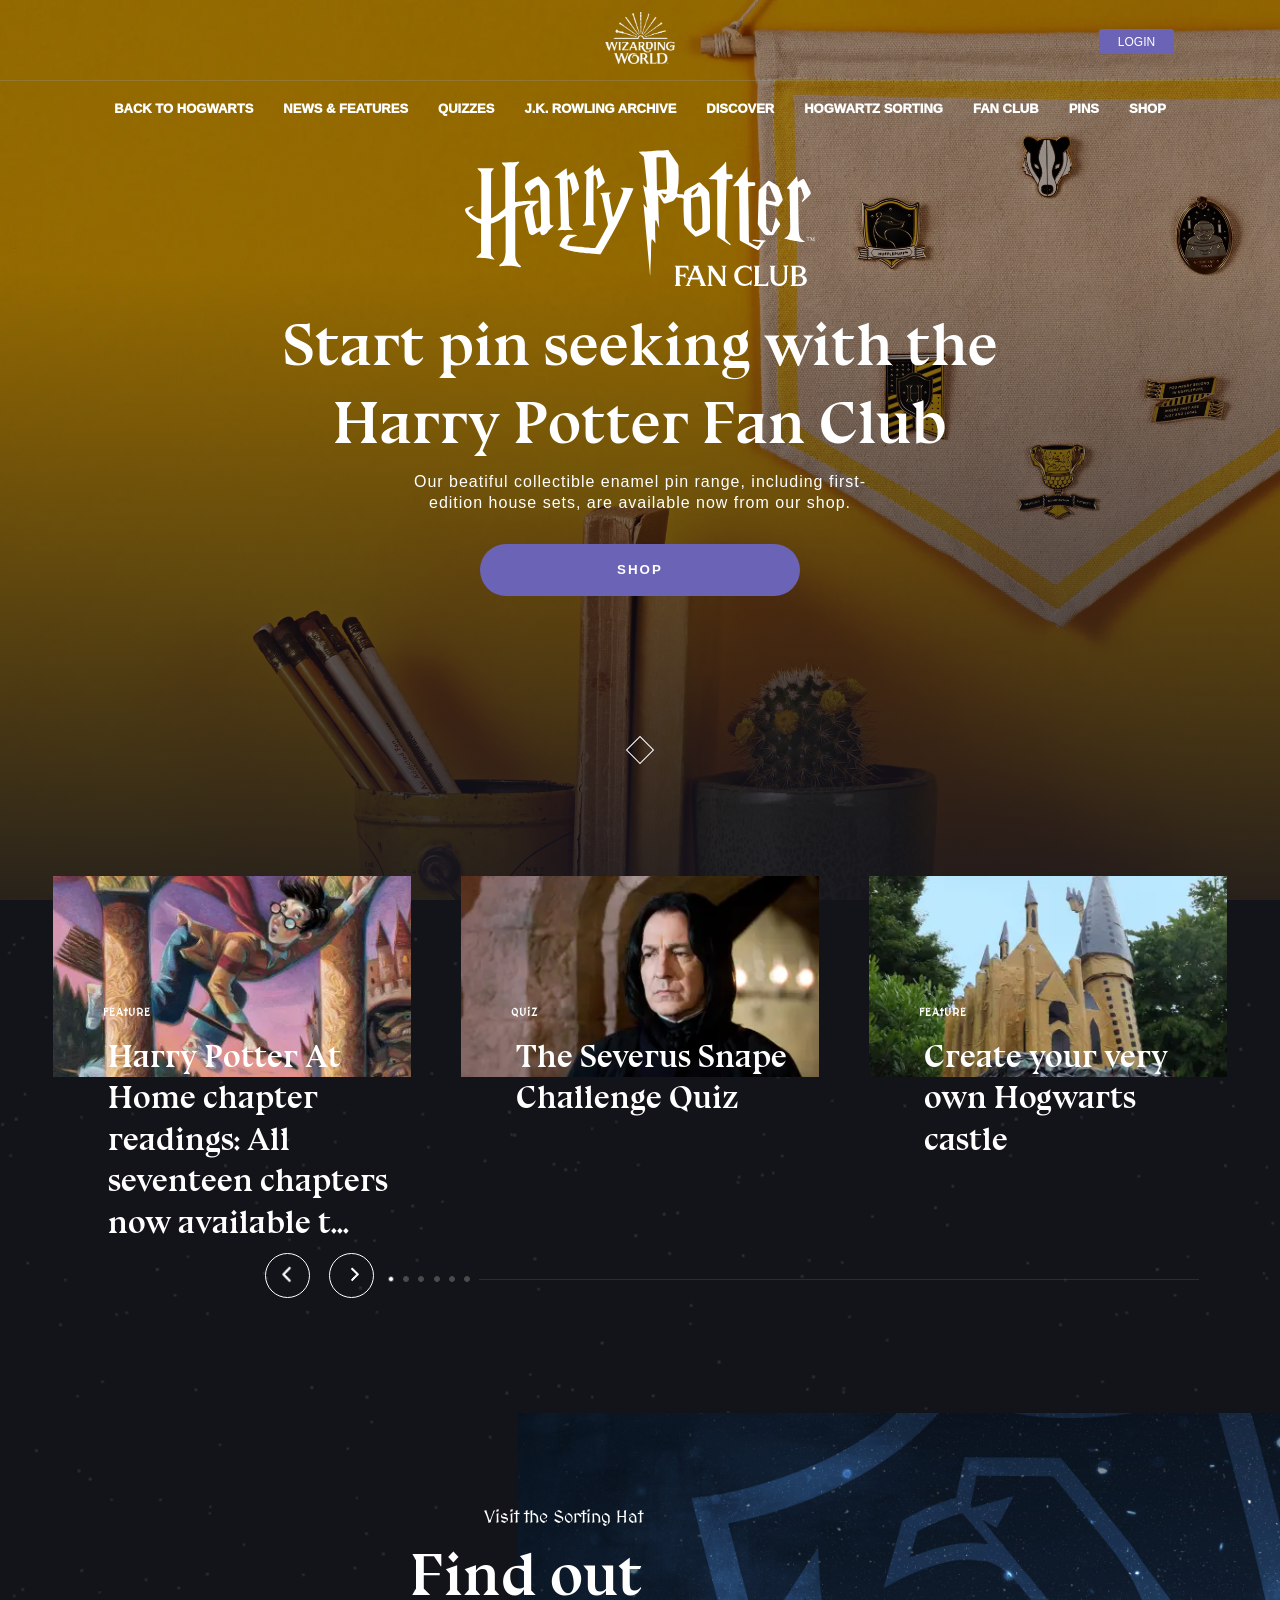
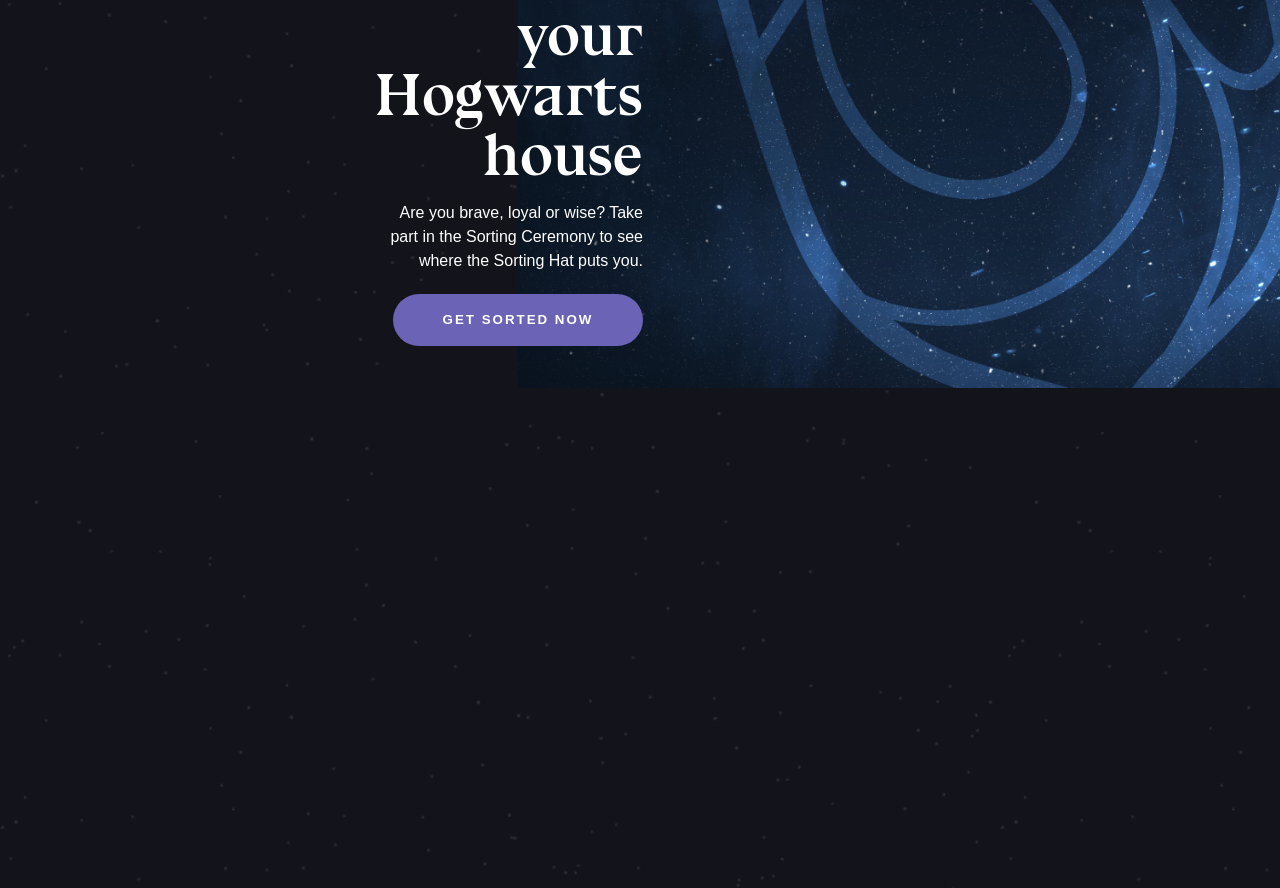
<file: index.html>
<!DOCTYPE html>
<html lang="en">
<head>
    <meta charset="UTF-8">
    <meta name="viewport" content="width=device-width, initial-scale=1.0">
    <link rel="icon" href="./assets/tabIcon.png">
    <link rel="stylesheet" href="staticLayout.css">

    <title>Wizarding World -- the official home of Harry Potter</title>
    
</head>
<body>
    <header>
        <div class="topThing">
            <a href="https://www.wizardingworld.com/"><img src="./assets/wwicon.png" alt=""></a>
            <a href="https://my.wizardingworld.com/login"><button id="login">LOGIN</button></a>
            
        </div>
        <div class="bottomThing">
            <nav>
                <a href="https://www.wizardingworld.com/collections/back-to-hogwarts">BACK TO HOGWARTS</a>
                <a href="https://www.wizardingworld.com/news">NEWS & FEATURES</a>
                <a href="https://www.wizardingworld.com/quiz">QUIZZES</a>
                <a href="https://www.wizardingworld.com/writing-by-jk-rowling">J.K. ROWLING ARCHIVE</a>
                <a href="https://www.wizardingworld.com/discover/books">DISCOVER</a>
                <a href="https://my.wizardingworld.com/login">HOGWARTZ SORTING</a>
                <a href="https://www.wizardingworld.com/harry-potter-fan-club">FAN CLUB</a>
                <a href="https://www.wizardingworld.com/collections/harry-potter-pins">PINS</a>
                <a href="https://shop.wizardingworld.com/">SHOP</a>
            </nav>
        </div>
    </header>


        <div class="container">
            <div class="innerBox">
                <img id="fanClub" src="./assets/hpFanClub.svg" alt="">
                <p id="bluuNext">Start pin seeking with the Harry Potter Fan Club</p>
                <p id="pins">Our beatiful collectible enamel pin range, including first-edition house sets, are available now from our shop.</p>
                <a href="https://shop.wizardingworld.com/collections/pin-programme?utm_source=wwd_web&utm_medium=hero&utm_campaign=Pins-shop">
                    <button>SHOP</button>
                </a>
            </div>
        </div>
        <div class="container2">
            <div class="movingDiamonds">
                <div id="diamondOne"></div>
                <div id="diamondTwo"></div>
                <div id="diamondThree"></div>
            </div>

            <div class="slideMenu">

                <style>
                    @import url('https://fonts.googleapis.com/css2?family=MedievalSharp&display=swap');
                </style>

                <div class="menuLink" id="linkOne">
                    <a href="https://www.wizardingworld.com/features/harry-potter-at-home-chapter-readings-all-seventeen-chapters-now-available"><img src="./assets/harry-mary-grandpre-cover.webp" alt=""><p>FEAtURE</p></a>
                    <p class="linkDescription">Harry Potter At Home chapter readings: All seventeen chapters now available t...</p>
                </div>
                <div class="menuLink" id="linkTwo">
                    <a href="https://www.wizardingworld.com/quiz/the-severus-snape-challenge-quiz"><img src="./assets/SeverusSnape_WB_F5_SeverusSnapeHeadshotCloseUp_Still_080615_Land.webp" alt=""><p>QUiZ</p></a>
                    <p class="linkDescription">The Severus Snape Challenge Quiz</p>
                </div>
                <div class="menuLink" id="linkThree">
                    <a href="https://www.wizardingworld.com/features/create-your-very-own-hogwarts-castle"><img src="./assets/Make-it-Magic_Hogwarts-Castle__1_.webp" alt=""><p>FEAtURE</p></a>
                    <p class="linkDescription">Create your very own Hogwarts castle</p>
                </div>
            </div>
            </div>
            <div class="slideControls">
                <div class="circle" id="circleLeft"><img src="./assets/leftArrow.png" alt="" id="leftArrow"></div>
                <div class="circle" id="circleRight"><img src="./assets/rightArrow.png" alt="" id="rightArrow"></div>
                <div class="dot" id="dotOne"></div>
                <div class="dot" id="dotTwo"></div>
                <div class="dot" id="dotThree"></div>
                <div class="dot" id="dotFour"></div>
                <div class="dot" id="dotFive"></div>
                <div class="dot" id="dotSix"></div>
                <div id="line"></div>
                <div id="empty"></div>
            </div>
        </div>

        <div class="backToHogwarts">
                <div class="backToHogwartsImg">
                    <div class="tint"></div>
                    <img src="./assets/Discover-Your-House_Ravenclaw.jpg" alt="">
                </div>
            <div class="backToHogwartsText">
                <p id="medText">Visit the Sorting Hat</p>
                <p id="bluuText">Find out your Hogwarts house</p>
                <p id="poppinsText">Are you brave, loyal or wise? Take part in the Sorting Ceremony to see where the Sorting Hat puts you.</p>
                <a href="https://my.wizardingworld.com/register/age-gate"><button id="livestreamButton">GET SORTED NOW</button></a>
            </div>
        </div>
</body>
</html>
</file>
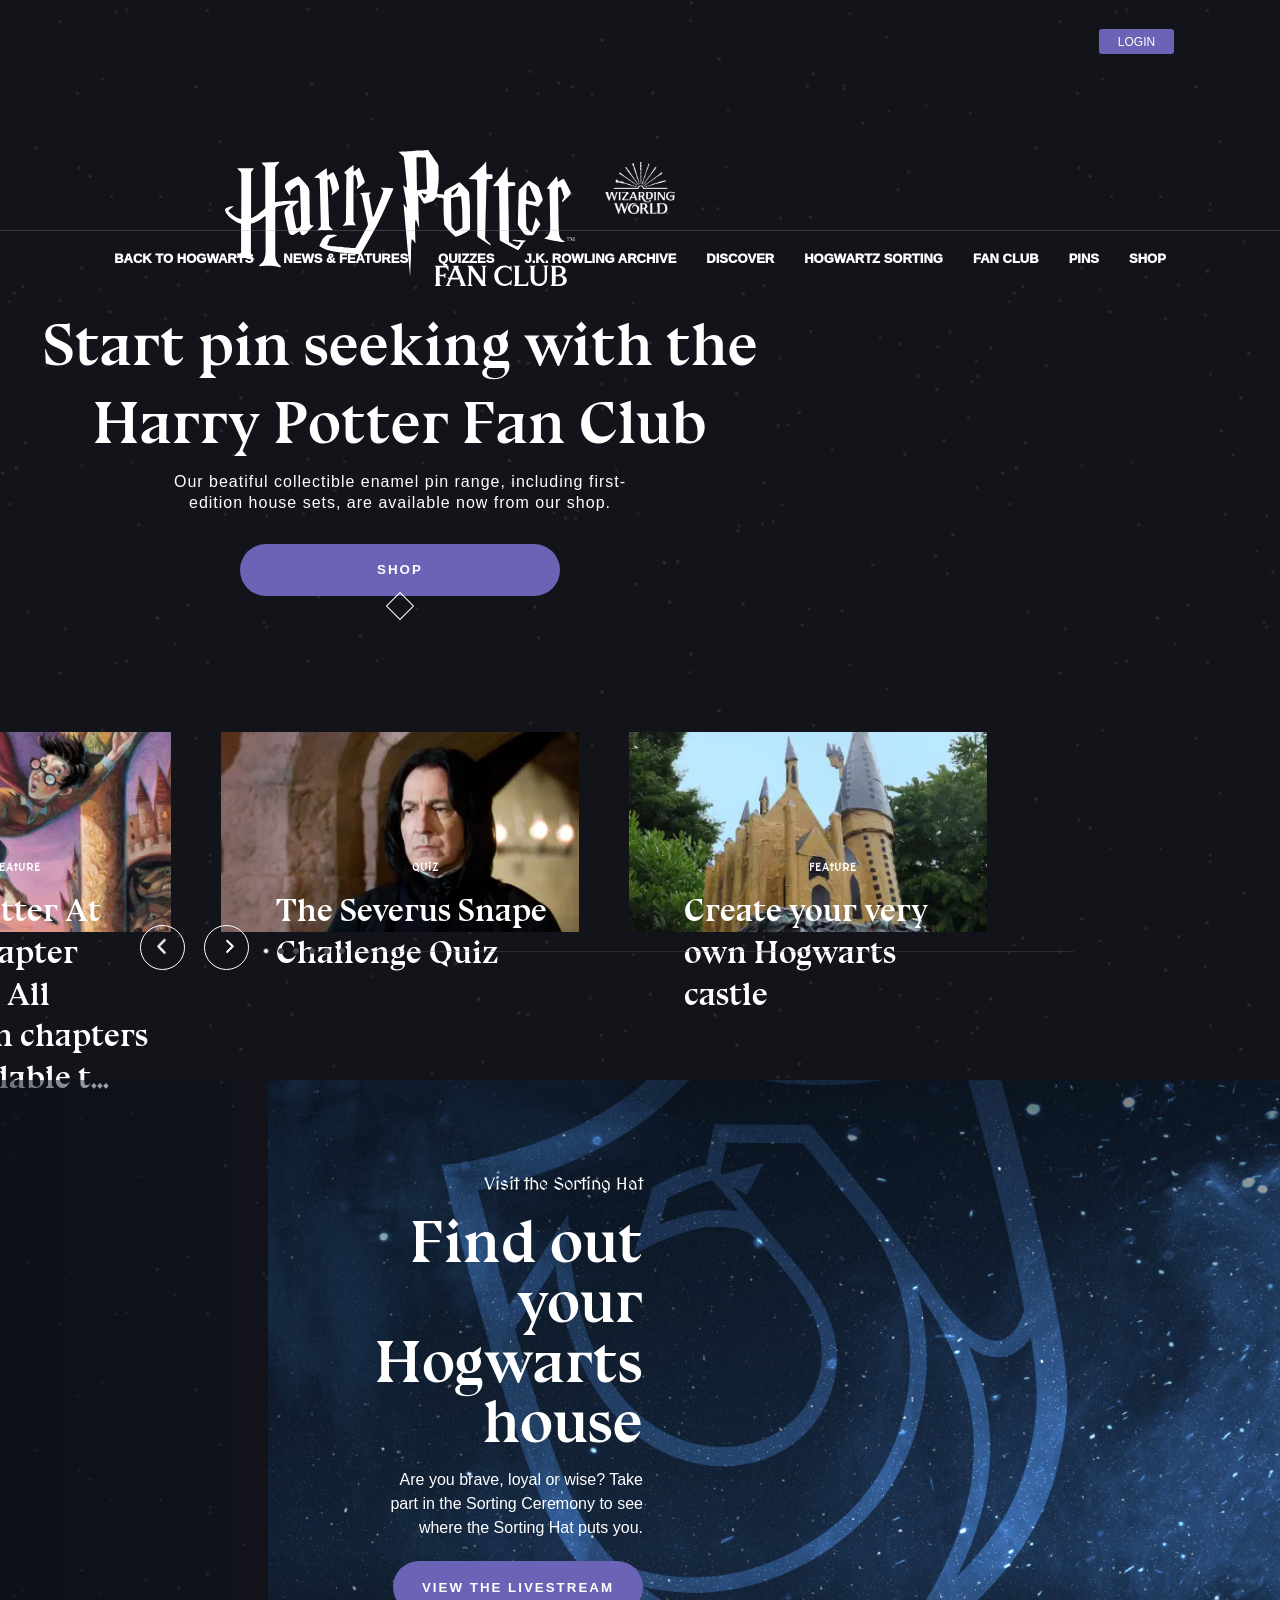
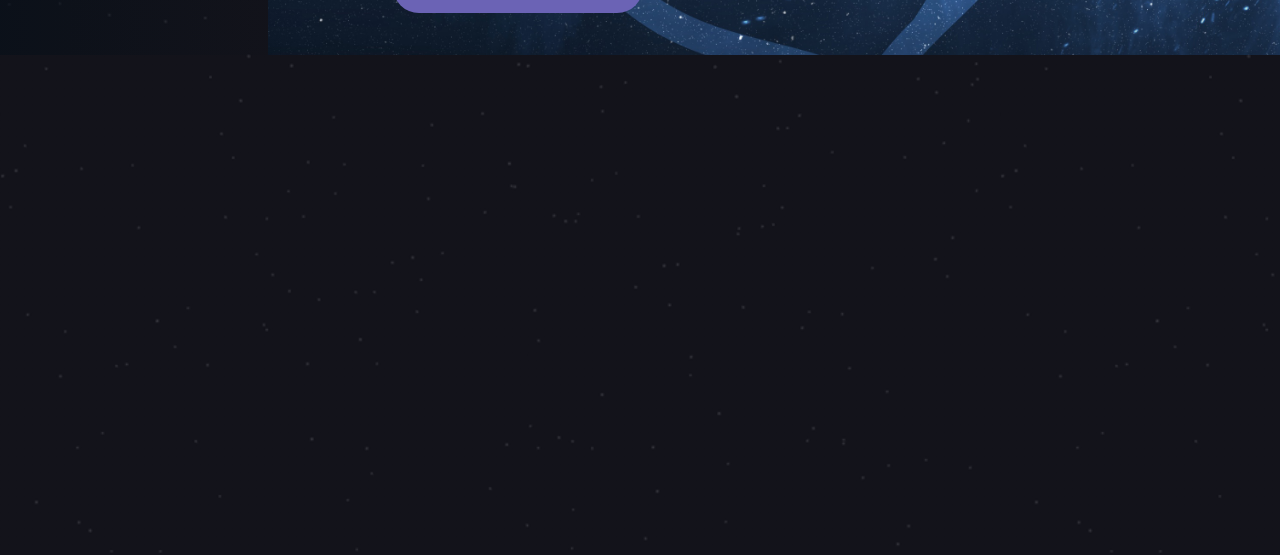
<file: staticLayout.html>
<!DOCTYPE html>
<html lang="en">
<head>
    <meta charset="UTF-8">
    <meta name="viewport" content="width=device-width, initial-scale=1.0">
    <link rel="icon" href="./assets/tabIcon.png">
    <link rel="stylesheet" href="staticLayout.css">

    <title>Wizarding World -- the official home of Harry Potter</title>
    
</head>
<body>
    <header>
        <div class="topThing">
            <a href="https://www.wizardingworld.com/"><img src="./assets/wwicon.png" alt=""></a>
            <a href="https://my.wizardingworld.com/login"><button id="login">LOGIN</button></a>
            
        </div>
        <div class="bottomThing">
            <nav>
                <a href="https://www.wizardingworld.com/collections/back-to-hogwarts">BACK TO HOGWARTS</a>
                <a href="https://www.wizardingworld.com/news">NEWS & FEATURES</a>
                <a href="https://www.wizardingworld.com/quiz">QUIZZES</a>
                <a href="https://www.wizardingworld.com/writing-by-jk-rowling">J.K. ROWLING ARCHIVE</a>
                <a href="https://www.wizardingworld.com/discover/books">DISCOVER</a>
                <a href="https://my.wizardingworld.com/login">HOGWARTZ SORTING</a>
                <a href="https://www.wizardingworld.com/harry-potter-fan-club">FAN CLUB</a>
                <a href="https://www.wizardingworld.com/collections/harry-potter-pins">PINS</a>
                <a href="https://shop.wizardingworld.com/">SHOP</a>
            </nav>
        </div>
    </header>

    <div class="wrapper">

        <div class="innerBox">
            <img id="fanClub" src="./assets/hpFanClub.svg" alt="">
            <p id="bluuNext">Start pin seeking with the Harry Potter Fan Club</p>
            <p id="pins">Our beatiful collectible enamel pin range, including first-edition house sets, are available now from our shop.</p>
            <a href="https://shop.wizardingworld.com/collections/pin-programme?utm_source=wwd_web&utm_medium=hero&utm_campaign=Pins-shop">
                <button>SHOP</button>
            </a>

            <div class="movingDiamonds">
                <div id="diamondOne"></div>
                <div id="diamondTwo"></div>
                <div id="diamondThree"></div>
            </div>

            <div class="slideMenu">

                <style>
                    @import url('https://fonts.googleapis.com/css2?family=MedievalSharp&display=swap');
                </style>

                <div class="menuLink" id="linkOne">
                    <a href="https://www.wizardingworld.com/features/harry-potter-at-home-chapter-readings-all-seventeen-chapters-now-available"><img src="./assets/harry-mary-grandpre-cover.webp" alt=""><p>FEAtURE</p></a>
                    <p class="linkDescription">Harry Potter At Home chapter readings: All seventeen chapters now available t...</p>
                </div>
                <div class="menuLink" id="linkTwo">
                    <a href="https://www.wizardingworld.com/features/harry-potter-at-home-chapter-readings-all-seventeen-chapters-now-available"><img src="./assets/SeverusSnape_WB_F5_SeverusSnapeHeadshotCloseUp_Still_080615_Land.webp" alt=""><p>QUiZ</p></a>
                    <p class="linkDescription">The Severus Snape Challenge Quiz</p>
                </div>
                <div class="menuLink" id="linkThree">
                    <a href="https://www.wizardingworld.com/features/harry-potter-at-home-chapter-readings-all-seventeen-chapters-now-available"><img src="./assets/Make-it-Magic_Hogwarts-Castle__1_.webp" alt=""><p>FEAtURE</p></a>
                    <p class="linkDescription">Create your very own Hogwarts castle</p>
                </div>

            </div>
            <div class="slideControls">
                <div class="circle" id="circleLeft"><img src="./assets/leftArrow.png" alt="" id="leftArrow"></div>
                <div class="circle" id="circleRight"><img src="./assets/rightArrow.png" alt="" id="rightArrow"></div>
                <div class="dot" id="dotOne"></div>
                <div class="dot" id="dotTwo"></div>
                <div class="dot" id="dotThree"></div>
                <div class="dot" id="dotFour"></div>
                <div class="dot" id="dotFive"></div>
                <div class="dot" id="dotSix"></div>
                <div id="line"></div>
                <div id="empty"></div>
            </div>
        </div>

        <div class="backToHogwarts">

                <img src="./assets/Discover-Your-House_Ravenclaw.jpg" alt="">
                <div class="tint"></div>
            <div class="backToHogwartsText">
                <p id="medText">Visit the Sorting Hat</p>
                <p id="bluuText">Find out your Hogwarts house</p>
                <p id="poppinsText">Are you brave, loyal or wise? Take part in the Sorting Ceremony to see where the Sorting Hat puts you.</p>
                <a href="https://www.wizardingworld.com/news/all-the-action-from-back-to-hogwarts-2020"><button id="livestreamButton">VIEW THE LIVESTREAM</button></a>
            </div>
        </div>
        <div class="bottomSpace"></div>
    </div>
</body>
</html>
</file>
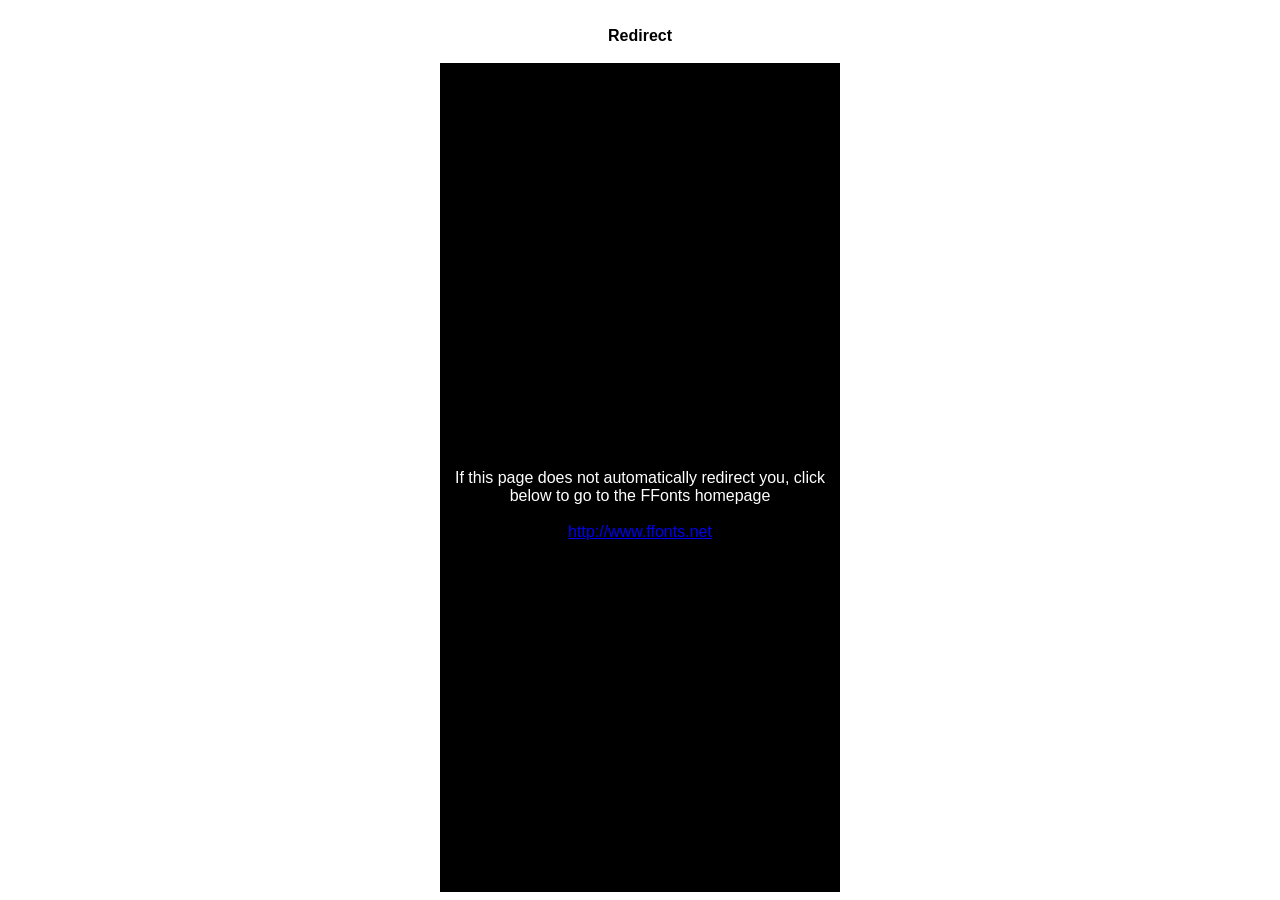
<file: assets/ffonts.net.htm>
<HTML>
<HEAD>
<TITLE>FFonts - Redirect</TITLE>
<meta http-equiv="refresh" content="1;url=http://www.ffonts.net">
<script language="javascript">
<!-- 
//location.replace("http://www.ffonts.net");
-->
</script>
</HEAD>

<BODY >
<CENTER>
<TABLE WIDTH="400" HEIGHT="100%" BORDER="0" CELLPADDING="0" CELLSPACING="0">
<TR><TD WIDTH="100%" HEIGHT="20" ALIGN="CENTER" VALIGN="LEFT" BGCOLOR="#FFFFFF"><FONT FACE="Arial, Sans Serif, Verdana" SIZE=3 COLOR="#000000"><B>Redirect</B></FONT></TD></TR>
<TR><TD WIDTH="100%" HEIGHT="300" ALIGN="CENTER" VALIGN="LEFT" BGCOLOR="#000000"><BR><BR><BR>
<FONT FACE="Arial, Sans Serif, Verdana" SIZE=3 COLOR="#FFFFFF">If this page does not automatically redirect you, click below to go to the FFonts homepage</FONT>
<BR><BR>
<FONT FACE="Arial, Sans Serif, Verdana" SIZE=3 COLOR="#FFFFFF"><A HREF="http://www.ffonts.net" TARGET="_top">http://www.ffonts.net</A>
</TD></TR>
</TD></TR>
</TABLE>
</CENTER>
</BODY>
</HTML>
</file>
<file: staticLayout.css>
@font-face {
    font-family: 'BluuNext';
    src: url("./assets/Fonts/webfonts/bluunext-bold-webfont.woff") format("woff");
    } 

@font-face {
    font-family: 'MedievalSharp';
    src: url("./assets/Fonts/webfonts/MedievalSharp-Regular.ttf") format("ttf");
    } 


body {
    margin: 0;
    background: linear-gradient(
        rgba(20, 20, 30, 0.75), 
        rgba(20, 20, 30, 0.75)
    ),
    url("./assets/simple-starfield.png");
    background-size: 1000px;
    background-repeat: repeat;
}

*button:focus, *button:active{
    outline: none;
    -moz-outline-style: none;

}

*a:focus, *a:active{
    outline: none;
    -moz-outline-style: none;

}

/* *********** header css *********** */
header {
    position: fixed;
    width: 100%;
    z-index: 100;
}

.topThing {
    display: flex;
    justify-content: center;
    height: 80px;
    background-color: #24243600;
    transition: 0.5s;
}

.bottomThing {
    background-color: #0b0c1100;
    border-top: .5px solid rgba(153, 153, 153, 0.3);
    transition: .5s;
}

header:hover .topThing {
    background-color: #242436FF;
}

header:hover .bottomThing {
    background-color: #0b0c11FF;

}

.topThing a{
    position: relative;
    height: 0px; 
    top: 12px;
}

.topThing a img {
    margin: 0;
    padding: 0;
}

 #login{
    position: fixed;
    height: 25px;
    width: 75px;
    right: 106px;
    top: 29px;
    color: white;
    background-color: #6b63b5;
    border: none;
    border-radius: 3px;
    font-size: 12px;
    cursor: pointer;
    outline: none;
    transition: .3s;
}

#login:hover {
    background-color: #4b4783;
}

.topThing a img {
    height: 52px;
    width: 70px;
}

nav {
    display: flex;
    justify-content: center;
}

nav a{
    color: white;
    margin: 20px 15px 20px 15px;
    font-family: 'Poppins', sans-serif;
    font-weight: 1000;
    font-size: 13px;
    text-decoration: none;
    padding-bottom: 5px;
}

nav a:hover {
   border-bottom: 1px solid #867ce4;
}

/* *********** MAIN *********** */

.container {
    display: flex;
    flex-direction: column;
    align-items: center;
    height: 100vh;
    background: linear-gradient(
        rgba(0, 0, 0, 0.35) 30%, 
        rgba(20, 20, 30, 0.90)
    ),
    url("./assets/topBackground2.webp");
    margin-bottom: 0px;
    background-size: cover;
    animation: zoomIn 3s;
    -webkit-animation: zoomIn 5s;
}


@keyframes zoomIn {
    0% {
        transform: scale(1.1, 1.1);
    }
    100% {
        transform: scale(1, 1);
    }
}

.innerBox {
    display: flex;
    flex-direction: column;
    align-items: center;
    height: 1000px;
    width: 800px;
    margin-top: 150px;
    position: relative;
    opacity: 1;
    animation: fadeIn ease 3s;
    -webkit-animation: fadeIn ease 3s;
}

@keyframes fadeIn {
    0% {opacity: 0;}
    50% {opacity: 0;}
    100% {opacity: 1;}
}

#fanClub {
    width: 350px;
}

.innerBox p{
    height: auto;
    color: white;
    font-family: 'Poppins', sans-serif;
    text-align: center;
    padding: 0;
    margin: 20px 0 10px 0;
    top: 150px;
}

#bluuNext{
    color: white;
    font-size: 60px;
    font-weight: 800;
    line-height: 1.3;
    text-align: center;
    font-family: "BluuNext", serif;
}

#pins {
    max-width: 455px;
    letter-spacing: 1px;
    line-height: 1.3;
    margin: 0px;
    font-family: 'Poppins', sans-serif;
}

.innerBox a button {
    height: 52px;
    width: 320px;
    border-radius: 35px;
    background-color: #6b63b5;
    color: white;
    font-weight: bold;
    letter-spacing: 2px;
    border: none;
    margin-top: 30px;
    outline-style: none;
    transition: .3s;

}

.innerBox a button:hover {
    background-color: #4b4783;
    cursor: pointer;
}

.container2 {
    display: flex;
    flex-direction: column;
    align-items: center;
    position: relative;
    top: -160px;
    margin: 0;
}

.movingDiamonds {
    margin-top: 0;
}

#diamondOne {
    width: 18px;
    height: 18px;
    border: 1px solid white;
    margin-top: px;
    transform: rotate(45deg);
    animation: moveDiamonOne ease 2s;
    -webkit-animation: moveDiamondOne ease 2s;
    animation-iteration-count: infinite;
    animation-timing-function: linear;
}

@keyframes moveDiamondOne {
    0% {opacity: 1;}
    50% {opacity: 0;}
    100% {opacity: 0;}
}

#diamondTwo {
    width: 18px;
    height: 18px;
    border: 1px solid white;
    margin-top: -7px;
    opacity: 0;
    transform: rotate(45deg);
    animation: moveDiamonTwo ease 2s;
    -webkit-animation: moveDiamondTwo ease 2s;
    animation-iteration-count: infinite;
    animation-timing-function: linear;
    animation-delay: .2s;
}

@keyframes moveDiamondTwo {
    0% {opacity: 1;}
    50% {opacity: 0;}
    100% {opacity: 0;}
}

#diamondThree {
    width: 18px;
    height: 18px;
    border: 1px solid white;
    margin-top: -7px;
    opacity: 0;
    transform: rotate(45deg);
    animation: moveDiamonThree ease 2s;
    -webkit-animation: moveDiamondThree ease 2s;
    animation-iteration-count: infinite;
    animation-timing-function: linear;
    animation-delay: .4s;
}

@keyframes moveDiamondThree {
    0% {opacity: 1;}
    50% {opacity: 0;}
    100% {opacity: 0;}
}

/* *********** "slide Links" *********** */

.slideMenu {
    display: flex;
    margin-top: 90px;

}

.menuLink{
    display: flex;
    flex-direction: column;
    margin: 0 25px 0 25px;
}


.menuLink a{
    display: ;
    color: white;
    text-decoration: none;
}



.menuLink a img{
    width: 358px;
}

.menuLink>p{
    color: white;
    line-height: 1.3;
    width: 300px;
    font-size: 32px;
    font-family: "BluuNext", serif;
    text-align: left;
    margin-top: 7px;
    margin-left: 55px;
}

#linkOne a p{
    margin-top: -75px;
    margin-left: 50px;
    font-size: 11px;
    font-family: 'MedievalSharp', cursive;
    font-weight: bold;
    letter-spacing: 1px;
}

#linkTwo a p{
    margin-top: -75px;
    margin-left: 50px;
    font-size: 11px;
    font-family: 'MedievalSharp', cursive;
    font-weight: bold;
    letter-spacing: 1px;
}

#linkThree a p{
    margin-top: -75px;
    margin-left: 50px;
    font-size: 11px;
    font-family: 'MedievalSharp', cursive;
    font-weight: bold;
    letter-spacing: 1px;
}

.slideControls {
    position: relative;
    top: -180px;
    left: 260px;
    display: flex;
    justify-content: space-between;
    width: 1050px;
}

.circle {
    width: 43px;
    height: 43px;
    border: 1px solid white;
    border-radius: 50%;
    margin: -3px 5px 0px 5px;
}

.circle img{
    height: 17px;
    width: 10px;
}

#rightArrow{
    position: relative;
    top: 12px;
    left: 20px;
}

#leftArrow{
    position: relative;
    top: 11px;
    left: 15px;
    height: 19px;
    width: 11px;
}

.dot{
    width: 4px;
    height: 4px;
    border: 1px solid rgb(75, 75, 75);
    background-color: rgb(75, 75, 75);
    border-radius: 50%;
    margin: 20px 0px 0px 0px ;
}

#dotOne {
    background-color: white;
}

#line {
    height: 1px;
    width: 720px;
    border-bottom: 1px solid rgba(82, 82, 82, .4);
    margin: 22px 0px 0 0px ;
}

#empty {
    width: 100px;
    height: 45px;
    border: 1px solid transparent;
}

.backToHogwarts{
    display: flex;
    flex-direction: row-reverse;
    justify-content: flex-end;
    position: relative;
    height: 1000px;
    margin-top: 0px;
    top: -70px;
    left: 0px;
}

.backToHogwartsImg{
    position: relative;
    left: 250px;
}

.backToHogwarts img{
    position: relative;
    height: 575px;
    margin: 0px;
}

.tint {
    position: absolute;
    width: 300px;
    height: 575px;
    background: linear-gradient(to right, rgba(6, 15, 25, 0.6), rgba(0, 0, 0, .0));
    z-index: 1;
}

.backToHogwartsText{
    position: relative;
    top: 75px;
    left: 375px;
    text-align: right;
    width: 400px;
    color: white;
    z-index: 2;
}

#medText {
    font-family: 'medievalSharp';
    font-size: 18px;
    
}

#bluuText{
    font-family: "bluuNext";
    font-size: 60px;
    line-height: 1;
    margin: 0;
}

#poppinsText{
    font-family: 'Poppins', sans-serif;
    line-height: 1.5;
}

#livestreamButton {
    height: 52px;
    width: 250px;
    border-radius: 35px;
    background-color: #6b63b5;
    color: white;
    font-weight: bold;
    letter-spacing: 2px;
    border: none;
    cursor: pointer;
    margin-top: 5px;
    outline-style: none;
    transition: .3s;

}

#livestreamButton:hover{
    background-color: #4b4783;
    cursor: pointer;
}
</file>
